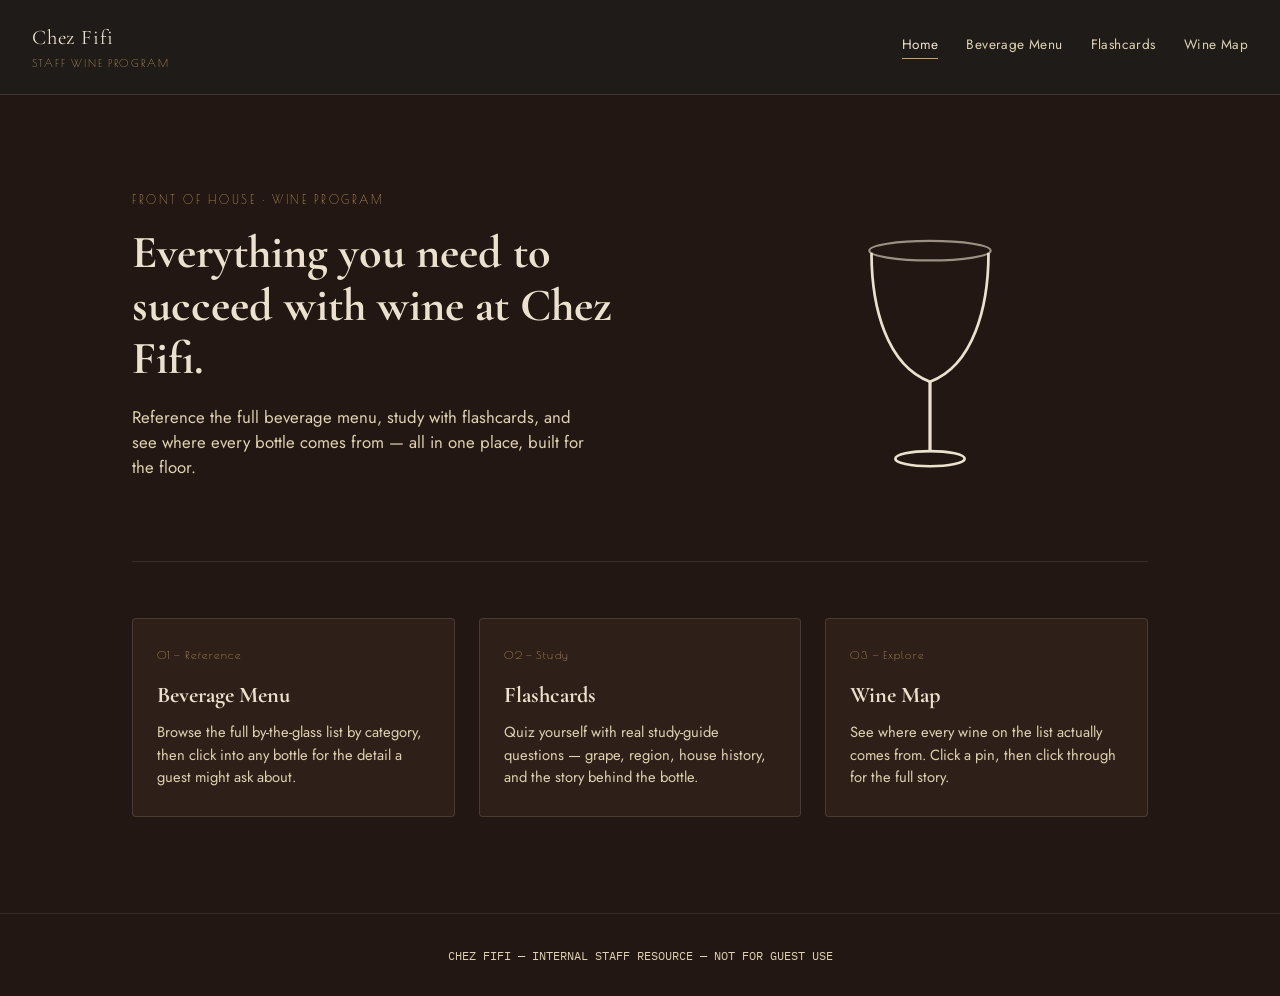
<file: index.html>
<!DOCTYPE html>
<html lang="en">
<head>
<meta charset="UTF-8">
<meta name="viewport" content="width=device-width, initial-scale=1.0">
<title>Chez Fifi — Staff Wine Program</title>
<link rel="icon" type="image/svg+xml" href="favicon.svg">
<link rel="icon" type="image/png" sizes="32x32" href="favicon-32.png">
<link rel="apple-touch-icon" href="apple-touch-icon.png">
<link rel="manifest" href="manifest.json">
<link rel="stylesheet" href="css/style.css?v=31">
</head>
<body>

<header class="site-header">
  <a href="index.html" class="brand">
    <span class="brand-mark">Chez Fifi</span>
    <span class="brand-sub">Staff Wine Program</span>
  </a>
  <nav class="site-nav">
    <a href="index.html" class="active">Home</a>
    <a href="menu.html">Beverage Menu</a>
    <a href="flashcards.html">Flashcards</a>
    <a href="maps.html">Wine Map</a>
  </nav>
</header>

<main>
  <section class="hero">
    <div>
      <div class="hero-eyebrow">Front of House · Wine Program</div>
      <h1>Everything you need to succeed with wine at Chez Fifi.</h1>
      <p>Reference the full beverage menu, study with flashcards, and see where every bottle comes from — all in one place, built for the floor.</p>
    </div>
    <svg class="wine-fill" viewBox="0 0 240 260" xmlns="http://www.w3.org/2000/svg" role="img" aria-label="An illustration of a wine glass filling with wine">
      <defs>
        <clipPath id="glassClip">
          <path d="M 66 46 L 174 46 C 174 96 160 150 120 165 C 80 150 66 96 66 46 Z"/>
        </clipPath>
      </defs>

      <g clip-path="url(#glassClip)">
        <rect id="wineFillRect" x="60" width="120" height="260" y="240" fill="var(--bordeaux-bright)">
          <animate id="wineFillAnim" attributeName="y"
            values="240;240;78;78;150;240"
            keyTimes="0;0.08;0.45;0.65;0.85;1"
            dur="7s" repeatCount="indefinite"/>
        </rect>
      </g>

      <ellipse cx="120" cy="44" rx="56" ry="9" fill="none" stroke="var(--paper)" stroke-width="2" opacity="0.6"/>
      <path d="M 66 46 C 66 96 80 150 120 165 C 160 150 174 96 174 46" fill="none" stroke="var(--paper)" stroke-width="2.5"/>
      <line x1="120" y1="165" x2="120" y2="230" stroke="var(--paper)" stroke-width="3"/>
      <ellipse cx="120" cy="236" rx="32" ry="7" fill="none" stroke="var(--paper)" stroke-width="2.5"/>
    </svg>
  </section>

  <section class="module-grid">
    <a class="module-card" href="menu.html">
      <span class="module-index">01 — Reference</span>
      <h3>Beverage Menu</h3>
      <p>Browse the full by-the-glass list by category, then click into any bottle for the detail a guest might ask about.</p>
    </a>
    <a class="module-card" href="flashcards.html">
      <span class="module-index">02 — Study</span>
      <h3>Flashcards</h3>
      <p>Quiz yourself with real study-guide questions — grape, region, house history, and the story behind the bottle.</p>
    </a>
    <a class="module-card" href="maps.html">
      <span class="module-index">03 — Explore</span>
      <h3>Wine Map</h3>
      <p>See where every wine on the list actually comes from. Click a pin, then click through for the full story.</p>
    </a>
  </section>
</main>

<footer class="site-footer">CHEZ FIFI — INTERNAL STAFF RESOURCE — NOT FOR GUEST USE</footer>

<script>
  // SMIL animations don't read CSS media queries, so honor
  // prefers-reduced-motion manually: stop the loop and hold a nicely
  // filled glass instead.
  if (window.matchMedia && window.matchMedia('(prefers-reduced-motion: reduce)').matches) {
    var anim = document.getElementById('wineFillAnim');
    var rect = document.getElementById('wineFillRect');
    if (anim) anim.remove();
    if (rect) rect.setAttribute('y', '90');
  }
</script>
<script src="js/sw-register.js"></script>
</body>
</html>
</file>
<file: css/style.css>
@import url('https://fonts.googleapis.com/css2?family=Cormorant+Garamond:ital,wght@0,400;0,500;0,600;1,500&family=Poiret+One&family=Jost:wght@400;500;600&family=IBM+Plex+Mono:wght@500&display=swap');

:root {
  --charcoal: #221712;
  --charcoal-soft: #2e1f18;
  --paper: #ece1cc;
  --paper-dim: #ded1b0;
  --bordeaux: #6b1f2e;
  --bordeaux-bright: #8c2c3e;
  --gold: #c9a35f;
  --verdigris: #24405c;
  --rose: #b5697a;
  --amber: #a8763a;
  --ink: #251a14;
  --ink-soft: #5c4a3d;

  --font-display: 'Cormorant Garamond', serif;
  --font-body: 'Jost', sans-serif;
  --font-accent: 'Poiret One', sans-serif;
  --font-mono: 'IBM Plex Mono', monospace;
}

* { box-sizing: border-box; }

/* Prevents the browser's double-tap-to-zoom gesture from firing when
   someone taps a button or link quickly a few times in a row (e.g.
   mashing "Next" on flashcards) — normal pinch-to-zoom elsewhere on the
   page is untouched. */
button, a {
  touch-action: manipulation;
}

html { scroll-behavior: smooth; }

body {
  margin: 0;
  background: var(--charcoal);
  color: var(--paper);
  font-family: var(--font-body);
  line-height: 1.5;
  -webkit-font-smoothing: antialiased;
}

a { color: inherit; }

img { max-width: 100%; display: block; }

/* ---------- Layout shell ---------- */

.site-header {
  display: flex;
  align-items: center;
  justify-content: space-between;
  padding: 22px 32px;
  border-bottom: 1px solid rgba(232, 224, 201, 0.14);
  position: sticky;
  top: 0;
  background: rgba(32, 29, 25, 0.92);
  backdrop-filter: blur(6px);
  z-index: 50;
}

.brand {
  display: flex;
  flex-direction: column;
  gap: 2px;
  text-decoration: none;
}

.brand-mark {
  font-family: var(--font-display);
  font-size: 1.3rem;
  letter-spacing: 0.04em;
  color: var(--paper);
}

.brand-sub {
  font-family: var(--font-accent);
  font-size: 0.68rem;
  letter-spacing: 0.18em;
  text-transform: uppercase;
  color: var(--gold);
}

.site-nav {
  display: flex;
  gap: 28px;
}

.site-nav a {
  text-decoration: none;
  font-size: 0.85rem;
  letter-spacing: 0.03em;
  color: var(--paper-dim);
  padding-bottom: 4px;
  border-bottom: 1px solid transparent;
  transition: color 0.2s, border-color 0.2s;
}

.site-nav a:hover,
.site-nav a.active {
  color: var(--paper);
  border-color: var(--gold);
}

main {
  max-width: 1080px;
  margin: 0 auto;
  padding: 56px 32px 96px;
}

.page-eyebrow {
  font-family: var(--font-accent);
  font-size: 0.7rem;
  letter-spacing: 0.2em;
  text-transform: uppercase;
  color: var(--gold);
  margin-bottom: 10px;
}

.page-title {
  font-family: var(--font-display);
  font-size: clamp(2.1rem, 4vw, 3.2rem);
  font-weight: 600;
  margin: 0 0 12px;
  color: var(--paper);
}

.page-lede {
  color: var(--paper-dim);
  max-width: 60ch;
  margin: 0 0 40px;
  font-size: 1.02rem;
}

/* ---------- Home ---------- */

.hero {
  display: grid;
  grid-template-columns: 1.1fr 0.9fr;
  gap: 48px;
  align-items: center;
  padding: 40px 0 64px;
  border-bottom: 1px solid rgba(232, 224, 201, 0.12);
  margin-bottom: 56px;
}

.hero-eyebrow {
  font-family: var(--font-accent);
  font-size: 0.72rem;
  letter-spacing: 0.22em;
  text-transform: uppercase;
  color: var(--gold);
  margin-bottom: 18px;
}

.hero h1 {
  font-family: var(--font-display);
  font-size: clamp(2.1rem, 3.6vw, 3rem);
  line-height: 1.15;
  margin: 0 0 20px;
  color: var(--paper);
}

.hero p {
  color: var(--paper-dim);
  max-width: 46ch;
  font-size: 1.05rem;
}

.wine-fill {
  width: 100%;
  max-width: 260px;
  justify-self: center;
}

.wine-fill-rect {
  /* Animated via native SVG <animate> in the markup — see index.html.
     CSS-animating SVG geometry attributes is unreliable on mobile Safari. */
}

.module-grid {
  display: grid;
  grid-template-columns: repeat(auto-fit, minmax(220px, 1fr));
  gap: 24px;
}

.module-card {
  display: block;
  text-decoration: none;
  background: var(--charcoal-soft);
  border: 1px solid rgba(232, 224, 201, 0.14);
  border-radius: 4px;
  padding: 28px 24px;
  transition: border-color 0.2s, transform 0.2s;
}

.module-card:hover {
  border-color: var(--gold);
  transform: translateY(-3px);
}

.module-index {
  font-family: var(--font-accent);
  font-size: 0.7rem;
  color: var(--gold);
  letter-spacing: 0.1em;
  margin-bottom: 14px;
  display: block;
}

.module-card h3 {
  font-family: var(--font-display);
  font-size: 1.4rem;
  margin: 0 0 10px;
  color: var(--paper);
}

.module-card p {
  color: var(--paper-dim);
  font-size: 0.92rem;
  margin: 0;
}

/* ---------- Category tags shared ---------- */

.tag {
  display: inline-flex;
  align-items: center;
  gap: 6px;
  font-family: var(--font-accent);
  font-size: 0.68rem;
  letter-spacing: 0.08em;
  text-transform: uppercase;
  padding: 4px 10px;
  border-radius: 999px;
  border: none;
  color: #fff5e6;
}

.tag-white     { background: #6b5a1f; }
.tag-red       { background: #7a2436; }
.tag-rose      { background: #8c3f56; }
.tag-sparkling { background: #3d5a68; }
.tag-dessert   { background: #7a4a1f; }

.filter-block {
  margin-bottom: 18px;
}

.filter-block-label {
  font-family: var(--font-accent);
  font-size: 0.68rem;
  letter-spacing: 0.1em;
  text-transform: uppercase;
  color: var(--paper-dim);
  margin-bottom: 8px;
}

.card-badges {
  display: flex;
  gap: 8px;
  align-items: center;
}

.difficulty-badge {
  display: inline-flex;
  align-items: center;
  font-family: var(--font-accent);
  font-size: 0.66rem;
  letter-spacing: 0.06em;
  text-transform: uppercase;
  padding: 4px 10px;
  border-radius: 999px;
  border: 1px solid transparent;
}

.difficulty-easy   { background: rgba(79, 107, 87, 0.15); color: #3d5a45; border-color: rgba(79, 107, 87, 0.35); }
.difficulty-medium { background: rgba(168, 118, 58, 0.15); color: #8a5a24; border-color: rgba(168, 118, 58, 0.35); }
.difficulty-hard   { background: rgba(122, 36, 54, 0.15); color: #7a2436; border-color: rgba(122, 36, 54, 0.35); }

/* ---------- Flashcards ---------- */

.deck-controls {
  display: flex;
  align-items: center;
  justify-content: space-between;
  margin-bottom: 28px;
  flex-wrap: wrap;
  gap: 16px;
}

.filter-row {
  display: flex;
  gap: 8px;
  flex-wrap: wrap;
}

.filter-chip {
  font-family: var(--font-accent);
  font-size: 0.7rem;
  letter-spacing: 0.06em;
  text-transform: uppercase;
  background: transparent;
  border: 1px solid rgba(232, 224, 201, 0.3);
  color: var(--paper-dim);
  padding: 7px 14px;
  border-radius: 999px;
  cursor: pointer;
  transition: all 0.15s;
}

.filter-chip:hover { border-color: var(--gold); color: var(--paper); }

.filter-chip.active {
  background: var(--gold);
  border-color: var(--gold);
  color: var(--charcoal);
}

.progress-readout {
  font-family: var(--font-mono);
  font-size: 0.78rem;
  color: var(--paper-dim);
}

.card-stage {
  display: flex;
  flex-direction: column;
  align-items: center;
  gap: 24px;
}

.flashcard {
  width: 100%;
  max-width: 520px;
  height: 340px;
  perspective: 1200px;
  cursor: pointer;
  touch-action: manipulation;
}

.flashcard-inner {
  position: relative;
  width: 100%;
  height: 100%;
  transition: transform 0.5s cubic-bezier(0.4, 0.2, 0.2, 1);
  transform-style: preserve-3d;
}

.flashcard.flipped .flashcard-inner {
  transform: rotateY(180deg);
}

.flashcard-face {
  position: absolute;
  inset: 0;
  backface-visibility: hidden;
  border-radius: 6px;
  padding: 32px;
  display: flex;
  flex-direction: column;
  border: 1px solid rgba(232, 224, 201, 0.18);
  overflow-y: auto;
}

.flashcard-front {
  background: var(--paper);
  color: var(--ink);
  justify-content: center;
  align-items: center;
  text-align: center;
}

.flashcard-front .card-wine {
  font-family: var(--font-display);
  font-size: 1.5rem;
  margin: 14px 0 14px;
  color: var(--ink-soft);
  font-style: italic;
}

.flashcard-front .card-question {
  font-family: var(--font-body);
  font-size: 1.15rem;
  font-weight: 500;
  line-height: 1.4;
  color: var(--ink);
}

.flashcard-front .flip-hint {
  position: absolute;
  bottom: 18px;
  font-family: var(--font-mono);
  font-size: 0.62rem;
  letter-spacing: 0.1em;
  text-transform: uppercase;
  color: var(--ink-soft);
  opacity: 0.7;
}

.flashcard-back {
  background: var(--bordeaux);
  color: var(--paper);
  transform: rotateY(180deg);
  justify-content: center;
  align-items: flex-start;
  gap: 12px;
  overflow-y: auto;
}

.flashcard-back .back-label {
  font-family: var(--font-accent);
  font-size: 0.72rem;
  letter-spacing: 0.14em;
  text-transform: uppercase;
  color: var(--gold);
}

.flashcard-back .back-answer {
  font-family: var(--font-display);
  font-size: 1.35rem;
  line-height: 1.45;
}

.deck-nav {
  display: flex;
  gap: 14px;
  align-items: center;
}

.deck-nav button {
  font-family: var(--font-mono);
  font-size: 0.78rem;
  letter-spacing: 0.04em;
  background: transparent;
  border: 1px solid rgba(232, 224, 201, 0.3);
  color: var(--paper);
  padding: 10px 18px;
  border-radius: 4px;
  cursor: pointer;
  transition: border-color 0.15s;
}

.deck-nav button:hover { border-color: var(--gold); }
.deck-nav button:disabled { opacity: 0.35; cursor: default; }

/* ---------- Menu ---------- */

.menu-grid {
  display: grid;
  grid-template-columns: repeat(auto-fill, minmax(240px, 1fr));
  gap: 18px;
}

.menu-item {
  background: var(--charcoal-soft);
  border: 1px solid rgba(232, 224, 201, 0.14);
  border-radius: 4px;
  padding: 18px;
  cursor: pointer;
  transition: border-color 0.2s, transform 0.2s;
  text-align: left;
  display: flex;
  gap: 16px;
  align-items: flex-start;
}

.menu-item:hover {
  border-color: var(--gold);
  transform: translateY(-2px);
}

.menu-item-photo {
  width: 64px;
  height: 128px;
  object-fit: contain;
  object-position: center;
  flex-shrink: 0;
  background: rgba(236, 225, 204, 0.04);
  border-radius: 2px;
}

.menu-item.no-photo {
  padding: 22px;
}

.menu-item.no-photo .menu-item-photo {
  display: none;
}

.menu-item-body {
  flex: 1;
  min-width: 0;
}

.menu-item .wine-producer {
  font-family: var(--font-display);
  font-size: 1.15rem;
  font-weight: 600;
  margin: 12px 0 2px;
  color: var(--paper);
  line-height: 1.25;
}

.menu-item .wine-cuvee {
  font-family: var(--font-display);
  font-style: italic;
  font-size: 0.95rem;
  color: var(--paper-dim);
  margin-bottom: 6px;
  line-height: 1.3;
}

.menu-item .wine-region {
  font-family: var(--font-accent);
  font-size: 0.68rem;
  letter-spacing: 0.05em;
  text-transform: uppercase;
  color: var(--paper-dim);
  opacity: 0.75;
  margin-bottom: 12px;
}

.menu-item .prices {
  font-family: var(--font-mono);
  font-size: 0.8rem;
  color: var(--gold);
}

/* Detail overlay */

.detail-overlay {
  position: fixed;
  inset: 0;
  background: rgba(15, 13, 11, 0.72);
  display: flex;
  align-items: center;
  justify-content: center;
  padding: 24px;
  z-index: 100;
}

.detail-overlay[hidden] { display: none; }

.detail-card {
  background: var(--paper);
  color: var(--ink);
  max-width: 600px;
  width: 100%;
  border-radius: 6px;
  padding: 36px;
  position: relative;
  max-height: 88vh;
  overflow-y: auto;
}

.detail-close {
  position: absolute;
  top: 18px;
  right: 18px;
  background: none;
  border: none;
  font-size: 1.3rem;
  cursor: pointer;
  color: var(--ink-soft);
  line-height: 1;
}

.detail-header {
  display: flex;
  gap: 18px;
  align-items: flex-start;
}

.detail-photo {
  width: 80px;
  height: 160px;
  object-fit: contain;
  object-position: center top;
  flex-shrink: 0;
  background: rgba(36, 31, 26, 0.04);
  border-radius: 2px;
}

.detail-header-text {
  flex: 1;
  min-width: 0;
}

.detail-card .detail-producer {
  font-family: var(--font-display);
  font-weight: 600;
  font-size: 1.05rem;
  color: var(--ink);
  margin: 14px 0 2px;
}

.detail-card h2 {
  font-family: var(--font-display);
  font-style: italic;
  font-size: 1.4rem;
  font-weight: 500;
  color: var(--ink-soft);
  margin: 0 0 4px;
}

.detail-card .detail-region {
  font-family: var(--font-accent);
  font-size: 0.7rem;
  letter-spacing: 0.05em;
  text-transform: uppercase;
  color: var(--ink-soft);
  opacity: 0.8;
  margin-bottom: 18px;
}

.quiz-me-link {
  display: inline-block;
  font-family: var(--font-accent);
  font-size: 0.78rem;
  letter-spacing: 0.05em;
  color: var(--bordeaux);
  text-decoration: none;
  margin-bottom: 18px;
  border-bottom: 1px solid var(--bordeaux);
}

.quiz-me-link:hover { opacity: 0.75; }

.mini-map {
  width: 100%;
  height: 220px;
  border-radius: 4px;
  overflow: hidden;
  border: 1px solid rgba(36, 31, 26, 0.15);
}

.detail-meta {
  display: grid;
  grid-template-columns: 1fr 1fr;
  gap: 14px;
  margin-bottom: 22px;
  padding-bottom: 18px;
  border-bottom: 1px solid rgba(36, 31, 26, 0.15);
}

.detail-meta .meta-label {
  font-family: var(--font-accent);
  font-size: 0.68rem;
  letter-spacing: 0.1em;
  text-transform: uppercase;
  color: var(--ink-soft);
  display: block;
}

.detail-section {
  margin-bottom: 20px;
}

.detail-section:last-child {
  margin-bottom: 0;
}

.detail-section-label {
  font-family: var(--font-accent);
  font-size: 0.72rem;
  letter-spacing: 0.12em;
  text-transform: uppercase;
  color: var(--bordeaux);
  margin-bottom: 6px;
}

.detail-section p {
  margin: 0;
  font-size: 0.96rem;
  line-height: 1.55;
  color: var(--ink);
}

/* ---------- Menu download link ---------- */

.menu-download {
  margin-top: 40px;
  padding-top: 28px;
  border-top: 1px solid rgba(232, 224, 201, 0.14);
  text-align: center;
}

.menu-download a {
  color: var(--gold);
  text-decoration: none;
  font-size: 0.92rem;
  border-bottom: 1px solid var(--gold);
  padding-bottom: 2px;
}

.menu-download a:hover { opacity: 0.8; }

/* ---------- Maps ---------- */

.map-notice {
  background: var(--charcoal-soft);
  border: 1px solid var(--gold);
  color: var(--paper-dim);
  padding: 16px 20px;
  border-radius: 4px;
  font-size: 0.9rem;
  margin-bottom: 20px;
}

.map-notice code {
  font-family: var(--font-mono);
  background: rgba(232, 224, 201, 0.1);
  padding: 2px 6px;
  border-radius: 3px;
  color: var(--gold);
}

.map-canvas {
  width: 100%;
  height: 560px;
  border-radius: 4px;
  border: 1px solid rgba(232, 224, 201, 0.14);
  overflow: hidden;
}

.map-pin-label {
  background: rgba(30, 30, 28, 0.88);
  padding: 2px 8px;
  border-radius: 4px;
  border: 1px solid rgba(184, 179, 168, 0.5);
  white-space: nowrap;
  transform: translateY(-22px);
  pointer-events: none;
}

.pin-popup {
  font-family: var(--font-body);
  min-width: 200px;
  padding: 2px;
}

.pin-popup-label {
  font-family: var(--font-accent);
  font-size: 0.72rem;
  letter-spacing: 0.08em;
  text-transform: uppercase;
  color: #8c2c3e;
  margin-bottom: 8px;
}

.pin-wine-row {
  cursor: pointer;
  padding: 8px 0;
  border-top: 1px solid rgba(36, 26, 20, 0.12);
}

.pin-wine-row:first-of-type {
  border-top: none;
}

.pin-wine-name {
  font-family: var(--font-display);
  font-size: 1rem;
  color: #241a14;
  margin-top: 4px;
}

.pin-wine-meta {
  font-size: 0.78rem;
  color: #5c4a3d;
}

@media (max-width: 780px) {
  .map-canvas { height: 420px; }
}

.site-footer {
  text-align: center;
  padding: 32px;
  color: var(--paper-dim);
  font-size: 0.78rem;
  font-family: var(--font-mono);
  border-top: 1px solid rgba(232, 224, 201, 0.1);
}

.fun-quiz-callout {
  text-align: center;
  margin-top: 40px;
  padding-top: 24px;
  border-top: 1px solid rgba(232, 224, 201, 0.14);
}

.fun-quiz-callout a {
  color: var(--gold);
  text-decoration: none;
  font-family: var(--font-accent);
  font-size: 0.85rem;
  letter-spacing: 0.04em;
  border-bottom: 1px solid var(--gold);
  padding-bottom: 2px;
}

.fun-quiz-callout a:hover { opacity: 0.8; }

#teamQuizRoot {
  scroll-margin-top: 100px;
}

.card-stage {
  scroll-margin-top: 100px;
}

/* ---------- Team Quiz (fun) ---------- */

.team-quiz-intro {
  text-align: center;
  padding: 40px 20px;
}

.team-quiz-intro p {
  color: var(--paper-dim);
  margin-bottom: 24px;
  font-size: 1.05rem;
}

.start-quiz-btn {
  font-family: var(--font-accent);
  font-size: 0.85rem;
  letter-spacing: 0.05em;
  background: var(--gold);
  color: var(--charcoal);
  border: none;
  padding: 12px 24px;
  border-radius: 4px;
  cursor: pointer;
}

.start-quiz-btn:hover { opacity: 0.85; }

.team-quiz-progress {
  font-family: var(--font-accent);
  font-size: 0.8rem;
  letter-spacing: 0.06em;
  text-transform: uppercase;
  color: var(--paper-dim);
  text-align: center;
  margin-bottom: 20px;
}

.team-quiz-flip {
  width: 100%;
  max-width: 520px;
  margin: 0 auto;
  perspective: 1200px;
}

.team-quiz-flip-inner {
  position: relative;
  width: 100%;
  height: 500px;
  transition: transform 0.5s cubic-bezier(0.4, 0.2, 0.2, 1);
  transform-style: preserve-3d;
}

.team-quiz-flip.flipped .team-quiz-flip-inner {
  transform: rotateY(180deg);
}

/* Used for one instant, before paint, to measure the front face's actual
   natural content height (which varies with wine/team name length) so the
   card can be sized to fit exactly — instead of guessing a fixed pixel
   height that inevitably cuts off content on some screens. */
.team-quiz-flip-inner.measuring {
  height: auto;
}

.team-quiz-flip-inner.measuring .team-quiz-face-front {
  position: static;
}

.team-quiz-flip-inner.measuring .team-quiz-face-back {
  display: none;
}

.team-quiz-face {
  position: absolute;
  inset: 0;
  backface-visibility: hidden;
  border-radius: 6px;
  padding: 32px 24px;
  text-align: center;
  border: 1px solid rgba(232, 224, 201, 0.14);
  overflow-y: auto;
}

.team-quiz-face-front {
  background: var(--charcoal-soft);
}

.team-quiz-face-back {
  background: var(--bordeaux);
  color: var(--paper);
  transform: rotateY(180deg);
  display: flex;
  flex-direction: column;
  align-items: center;
  justify-content: center;
}

.team-jersey { display: flex; justify-content: center; margin-bottom: 12px; }

.team-name {
  font-family: var(--font-display);
  font-size: 1.6rem;
  color: var(--paper);
}

.team-meta {
  font-family: var(--font-accent);
  font-size: 0.78rem;
  letter-spacing: 0.05em;
  color: var(--gold);
  margin-bottom: 24px;
}

.team-quiz-options {
  display: flex;
  flex-direction: column;
  gap: 10px;
}

.team-quiz-option {
  display: flex;
  flex-direction: column;
  align-items: flex-start;
  gap: 6px;
  text-align: left;
  background: var(--charcoal);
  border: 1px solid rgba(232, 224, 201, 0.18);
  border-radius: 4px;
  padding: 14px 16px;
  cursor: pointer;
  color: var(--paper);
}

.team-quiz-option:hover { border-color: var(--gold); }

.team-quiz-option-producer {
  font-family: var(--font-display);
  font-weight: 600;
  font-size: 1.05rem;
}

.team-quiz-option-name {
  font-family: var(--font-display);
  font-style: italic;
  font-size: 0.88rem;
  color: var(--paper-dim);
}

.feedback-line {
  font-family: var(--font-display);
  font-size: 1.3rem;
  margin-bottom: 14px;
}

.feedback-correct { color: #d7ecdb; }
.feedback-incorrect { color: #f0d3d9; }

.feedback-fact {
  color: var(--paper-dim);
  font-size: 0.9rem;
  margin-bottom: 20px;
  font-style: italic;
}

.team-quiz-results {
  max-width: 520px;
  margin: 0 auto;
  text-align: center;
}

.team-quiz-results .quiz-score {
  font-family: var(--font-display);
  font-size: 3rem;
  color: var(--paper);
}

.team-quiz-results .quiz-score-label {
  color: var(--paper-dim);
  margin-bottom: 28px;
}

.team-quiz-review-label {
  font-family: var(--font-accent);
  font-size: 0.72rem;
  letter-spacing: 0.1em;
  text-transform: uppercase;
  color: var(--gold);
  margin-bottom: 12px;
  text-align: left;
}

.team-quiz-review {
  text-align: left;
  background: var(--charcoal-soft);
  border-radius: 4px;
  padding: 16px 20px;
  margin-bottom: 28px;
}

.team-quiz-review-row {
  padding: 8px 0;
  border-bottom: 1px solid rgba(232, 224, 201, 0.1);
  color: var(--paper-dim);
  font-size: 0.92rem;
}

.team-quiz-review-row:last-child { border-bottom: none; }
.team-quiz-review-row strong { color: var(--paper); }

/* ---------- Responsive ---------- */

@media (max-width: 780px) {
  .hero { grid-template-columns: 1fr; }
  .wine-fill { max-width: 180px; }
  .module-grid { grid-template-columns: 1fr; }
  .site-nav { gap: 14px; flex-wrap: wrap; }
  .site-header { padding: 18px 20px; flex-direction: column; gap: 12px; align-items: flex-start; }
  #teamQuizRoot { scroll-margin-top: 170px; }
  .card-stage { scroll-margin-top: 170px; }
  main { padding: 32px 16px 64px; }
  .detail-meta { grid-template-columns: 1fr; }
  .detail-card { padding: 24px 20px; max-height: 92vh; }
  .flashcard { height: 300px; }
  .deck-nav { flex-wrap: wrap; justify-content: center; }

  /* Keep filter chips on one line and let them scroll sideways instead of
     wrapping to a cramped second row on narrow phones. */
  .filter-row {
    flex-wrap: nowrap;
    overflow-x: auto;
    -webkit-overflow-scrolling: touch;
    scrollbar-width: none;
    padding-bottom: 4px;
    margin: 0 -16px;
    padding-left: 16px;
    padding-right: 16px;
  }
  .filter-row::-webkit-scrollbar { display: none; }
  .filter-chip { flex-shrink: 0; }
}

@media (max-width: 420px) {
  .page-title { font-size: 1.8rem; }
  .flashcard { height: 320px; }
  .mini-map { height: 190px; }
  .team-quiz-face { padding: 20px 14px; }
  .team-name { font-size: 1.2rem; }
  .team-meta { margin-bottom: 16px; }
  .team-quiz-option { padding: 10px 14px; }
  .feedback-line { font-size: 1.05rem; }
  .feedback-fact { margin-bottom: 14px; }
}

/* Reduced motion */
@media (prefers-reduced-motion: reduce) {
  .flashcard-inner, .module-card, .menu-item { transition: none; }
}

/* Focus visibility */
a:focus-visible,
button:focus-visible {
  outline: 2px solid var(--gold);
  outline-offset: 2px;
}
</file>
